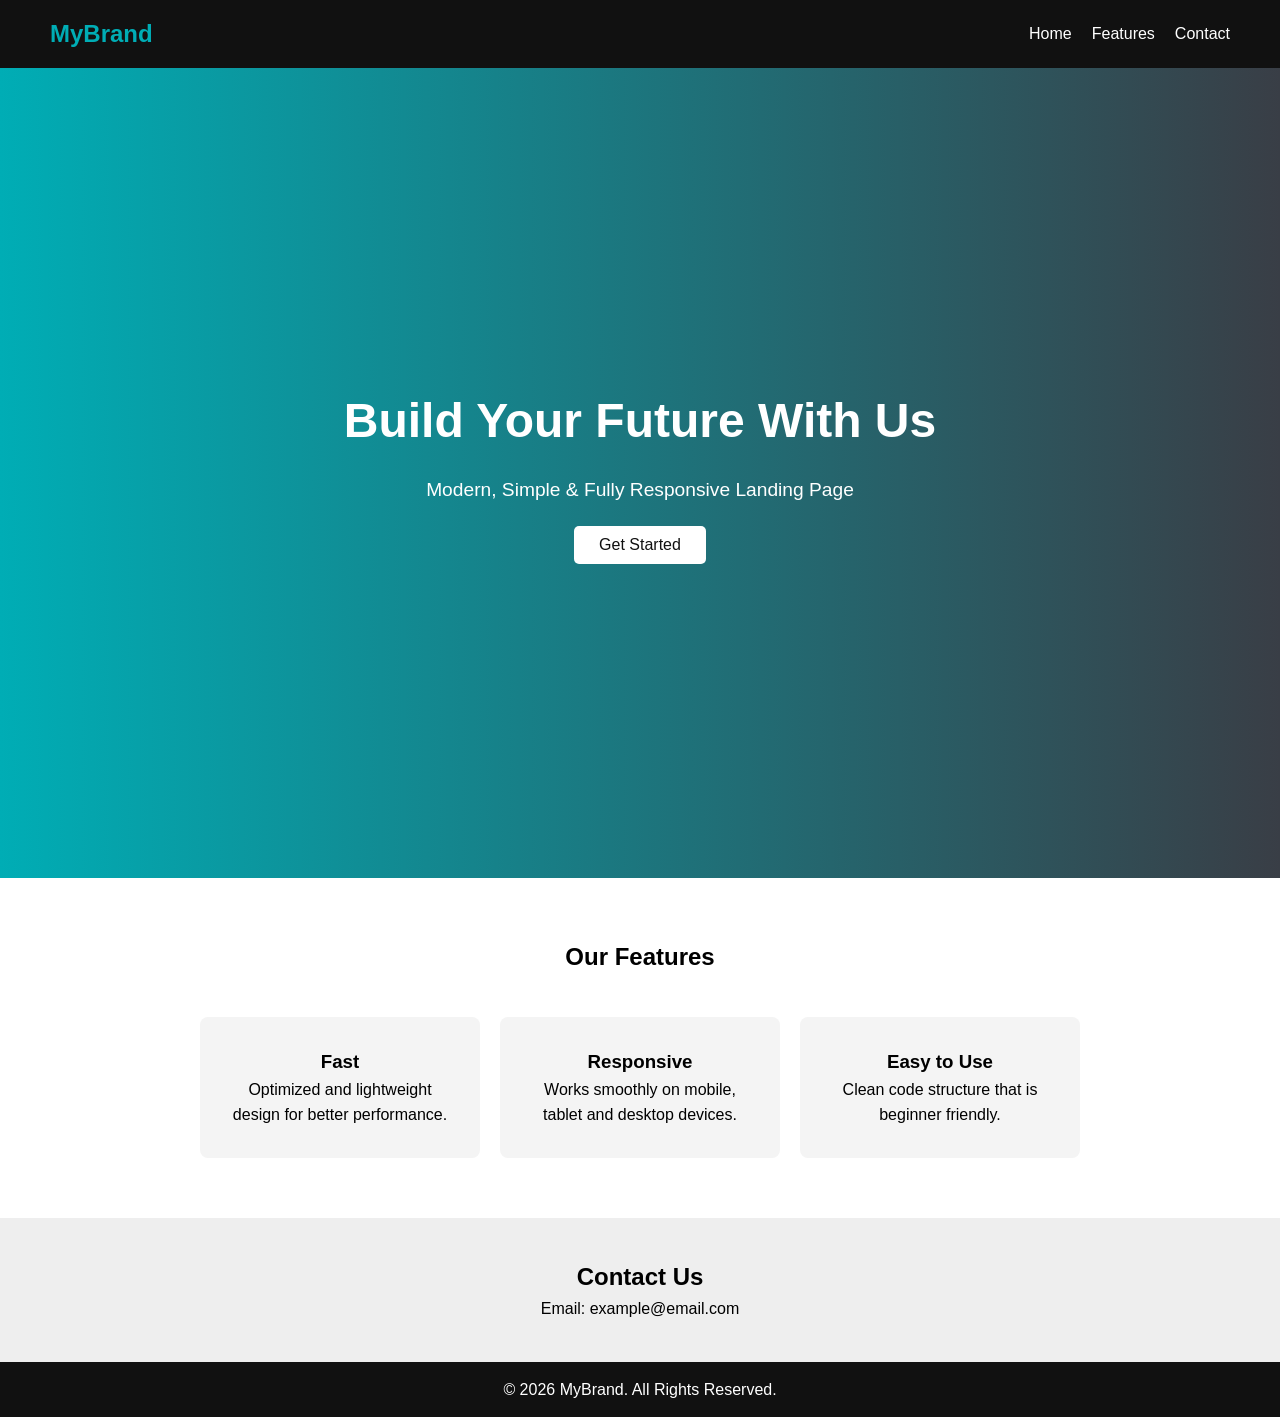
<file: Prodigy_WD_01/index.html>
<!DOCTYPE html>
<html lang="en">
<head>
  <meta charset="UTF-8">
  <meta name="viewport" content="width=device-width, initial-scale=1.0">
  <title>Responsive Landing Page</title>
<script defer src="script.js"></script>

  
  <link rel="stylesheet" href="style.css">
</head>
<body>

  
  <nav>
    <div class="logo">MyBrand</div>
    <div class="menu-toggle">&#9776;</div>
    <ul class="nav-links">
      <li><a href="#">Home</a></li>
      <li><a href="#features">Features</a></li>
      <li><a href="#contact">Contact</a></li>
    </ul>
  </nav>

  
  <section class="hero">
    <div class="hero-content">
      <h1>Build Your Future With Us</h1>
      <p>Modern, Simple & Fully Responsive Landing Page</p>
      <button class="btn" id="ctaBtn">Get Started</button>
    </div>
  </section>

  
  <section class="features" id="features">
    <h2>Our Features</h2>
    <div class="feature-container">
      <div class="feature-box">
        <h3>Fast</h3>
        <p>Optimized and lightweight design for better performance.</p>
      </div>
      <div class="feature-box">
        <h3>Responsive</h3>
        <p>Works smoothly on mobile, tablet and desktop devices.</p>
      </div>
      <div class="feature-box">
        <h3>Easy to Use</h3>
        <p>Clean code structure that is beginner friendly.</p>
      </div>
    </div>
  </section>


  <section class="contact" id="contact">
    <h2>Contact Us</h2>
    <p>Email: example@email.com</p>
  </section>

  
  <footer>
    <p>© 2026 MyBrand. All Rights Reserved.</p>
  </footer>

  
  
</body>
</html>
</file>
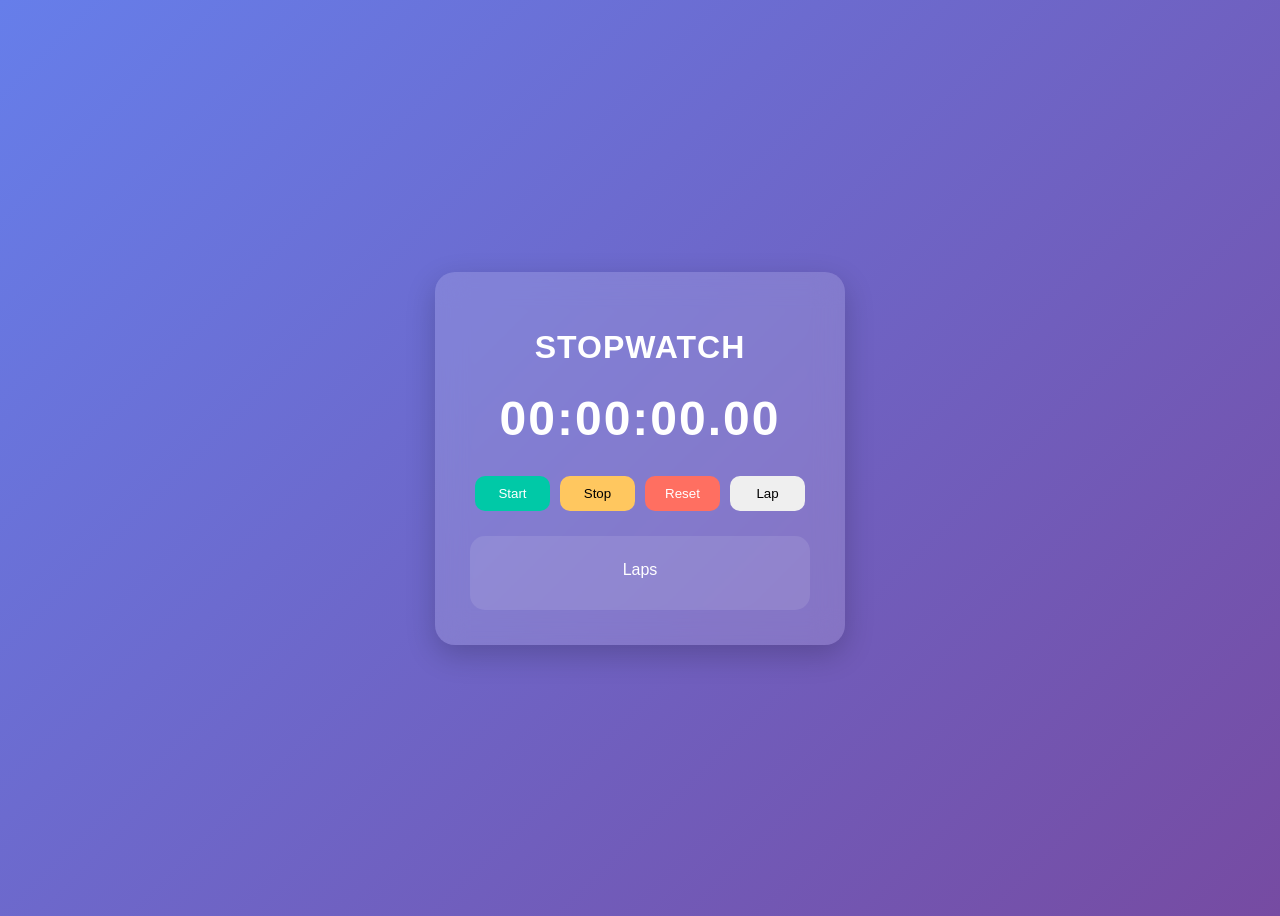
<file: Prodigy_WD_02/index.html>
<!DOCTYPE html>
<html lang="en">
<head>
    <meta charset="UTF-8">
    <title>Stopwatch</title>
    <link rel="stylesheet" href="style.css">
    <script defer src="script.js"></script>
</head> 
<div class="wrapper"> 

   <div class="container">

    <h1>STOPWATCH</h1>

    <div id="time">00:00:00.00</div>

    <div class="buttons">
        <button onclick="startTimer()">Start</button>
        <button onclick="pauseTimer()">Stop</button>
        <button onclick="resetTimer()">Reset</button>
        <button onclick="recordLap()">Lap</button>
    </div>

    <!-- LAPS BOX -->
    <div class="laps-box">
        <h3>Laps</h3>
        <ul id="lapsList"></ul>
    </div>
 
</body>
</html>
</file>
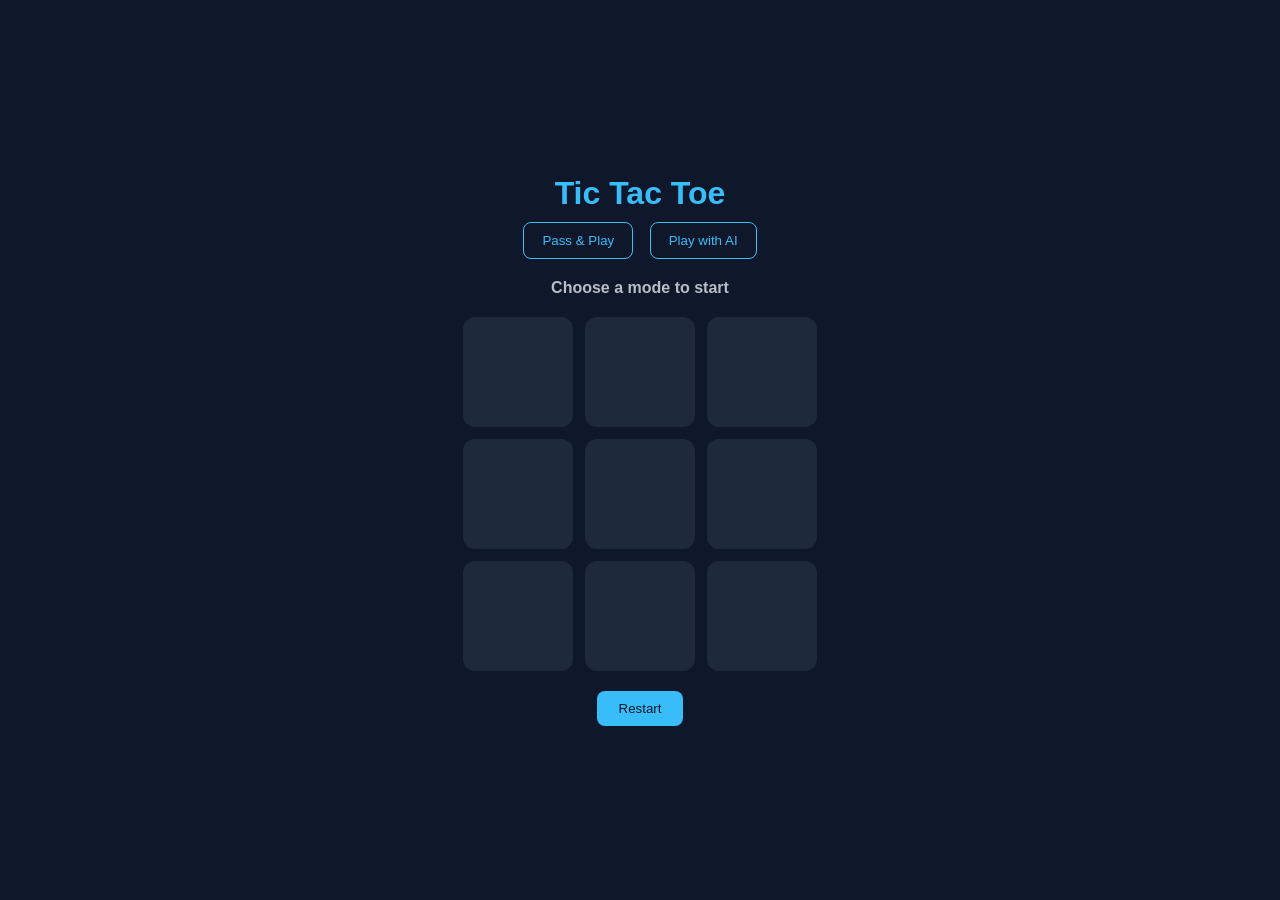
<file: Prodigy_WD_03/index.html>
<!DOCTYPE html>
<html lang="en">
<head>
    <meta charset="UTF-8">
    <meta name="viewport" content="width=device-width, initial-scale=1.0">
    <title>Tic Tac Toe</title>
    <link rel="stylesheet" href="style.css">
    <script defer src="script.js"></script>
</head>
<body>

   <h1>Tic Tac Toe</h1>

<div class="mode-select">
    <button onclick="startGame('PVP')">Pass & Play</button>
    <button onclick="startGame('AI')">Play with AI</button>
</div>

<h2 id="status">Choose a mode to start</h2>

<div class="board">
    <div class="cell" data-index="0"></div>
    <div class="cell" data-index="1"></div>
    <div class="cell" data-index="2"></div>
    <div class="cell" data-index="3"></div>
    <div class="cell" data-index="4"></div>
    <div class="cell" data-index="5"></div>
    <div class="cell" data-index="6"></div>
    <div class="cell" data-index="7"></div>
    <div class="cell" data-index="8"></div>
</div>

<button onclick="resetGame()">Restart</button>
</body>
</html>
</file>
<file: Prodigy_WD_01/style.css>
* {
  margin: 0;
  padding: 0;
  box-sizing: border-box;
  font-family: Arial, sans-serif;
}

body {
  line-height: 1.6;
}

nav {
  display: flex;
  justify-content: space-between;
  align-items: center;
  padding: 15px 50px;
  background: #111;
  color: #fff;
  position: relative;
}

.logo {
  font-size: 1.5rem;
  font-weight: bold;
  color: #00adb5;
}

.nav-links {
  list-style: none;
  display: flex;
}

.nav-links li {
  margin-left: 20px;
}

.nav-links a {
  text-decoration: none;
  color: #fff;
  transition: 0.3s;
}

.nav-links a:hover {
  color: #00adb5;
}

.menu-toggle {
  display: none;
  font-size: 24px;
  cursor: pointer;
}


.hero {
  height: 90vh;
  display: flex;
  justify-content: center;
  align-items: center;
  text-align: center;
  background: linear-gradient(to right, #00adb5, #393e46);
  color: #fff;
  padding: 20px;
}

.hero h1 {
  font-size: 3rem;
  margin-bottom: 15px;
}

.hero p {
  margin-bottom: 20px;
  font-size: 1.2rem;
}

.btn {
  padding: 10px 25px;
  border: none;
  background: #fff;
  color: #111;
  font-size: 1rem;
  border-radius: 5px;
  cursor: pointer;
  transition: 0.3s;
}

.btn:hover {
  background: #222;
  color: #fff;
}


.features {
  padding: 60px 20px;
  text-align: center;
}

.features h2 {
  margin-bottom: 40px;
}

.feature-container {
  display: flex;
  justify-content: center;
  gap: 20px;
  flex-wrap: wrap;
}

.feature-box {
  background: #f4f4f4;
  padding: 30px;
  width: 280px;
  border-radius: 8px;
  transition: 0.3s;
}

.feature-box:hover {
  transform: translateY(-5px);
  box-shadow: 0 5px 15px rgba(0,0,0,0.2);
}


.contact {
  padding: 40px 20px;
  text-align: center;
  background: #eee;
}


footer {
  background: #111;
  color: #fff;
  text-align: center;
  padding: 15px;
}


@media (max-width: 768px) {
  .nav-links {
    display: none;
    flex-direction: column;
    position: absolute;
    top: 60px;
    right: 0;
    background: #111;
    width: 200px;
    text-align: center;
  }

  .nav-links.active {
    display: flex;
  }

  .nav-links li {
    margin: 15px 0;
  }

  .menu-toggle {
    display: block;
  }

  .hero h1 {
    font-size: 2rem;
  }
}
</file>
<file: Prodigy_WD_02/style.css>
css


/* RESET */
* {
    margin: 0;
    padding: 0;
    box-sizing: border-box;
}

/* BODY */
body {
    font-family: 'Segoe UI', sans-serif;
    height: 100vh;
    display: flex;
    justify-content: center;
    align-items: center;
    background: linear-gradient(135deg, #667eea, #764ba2);
    transition: 0.3s ease;
}

/* MAIN CONTAINER */
.container {
    backdrop-filter: blur(15px);
    background: rgba(255, 255, 255, 0.15);
    border-radius: 20px;
    padding: 35px;
    width: 340px;
    text-align: center;
    color: white;
    box-shadow: 0 10px 30px rgba(0,0,0,0.2);
}

/* TITLE */
h1 {
    font-weight: 600;
    margin-bottom: 20px;
    letter-spacing: 1px;
}

/* TIMER DISPLAY */
#time {
    font-size: 48px;
    font-weight: bold;
    margin: 25px 0;
    letter-spacing: 2px;
}

/* BUTTON GROUP */
.buttons {
    display: flex;
    justify-content: space-between;
    margin-bottom: 20px;
}

/* BUTTONS */
button {
    flex: 1;
    margin: 5px;
    padding: 10px;
    border: none;
    border-radius: 10px;
    font-weight: 500;
    cursor: pointer;
    transition: 0.2s ease;
}

/* INDIVIDUAL BUTTON COLORS */
button:nth-child(1) {
    background: #00c9a7;
    color: white;
}

button:nth-child(2) {
    background: #ffc75f;
}

button:nth-child(3) {
    background: #ff6f61;
    color: white;
}

/* HOVER EFFECT */
button:hover {
    transform: scale(1.05);
    opacity: 0.9;
}

/* SESSION TEXT */
h3 {
    margin-top: 10px;
    font-weight: 400;
}

/* DARK MODE BUTTON */
#themeBtn {
    margin-top: 15px;
    width: 100%;
    background: rgba(0,0,0,0.3);
    color: white;
}

/* DARK MODE */
.dark {
    background: linear-gradient(135deg, #141e30, #243b55);
}

.dark .container {
    background: rgba(0, 0, 0, 0.4);
}

/* HEADING FIX */
h1 {
    text-align: center;
    margin-bottom: 15px;
}

/* LAPS BOX */
.laps-box {
    margin-top: 20px;
    padding: 15px;
    border-radius: 15px;
    background: rgba(255,255,255,0.1);
    max-height: 180px;
    overflow-y: auto;
}

/* LAPS TITLE */
.laps-box h3 {
    text-align: center;
    margin-bottom: 10px;
    font-size: 16px;
}

/* LIST RESET */
#lapsList {
    list-style: none;
    padding: 0;
}

/* EACH LAP ITEM */
#lapsList li {
    display: flex;
    justify-content: space-between;
    padding: 8px 10px;
    margin-bottom: 6px;
    border-radius: 8px;
    background: rgba(0,0,0,0.25);
    font-size: 14px;
}
</file>
<file: Prodigy_WD_03/style.css>
/* Reset */
* {
    margin: 0;
    padding: 0;
    box-sizing: border-box;
}

/* Body */
body {
    height: 100vh;
    display: flex;
    flex-direction: column;
    align-items: center;
    justify-content: center;

    font-family: 'Poppins', sans-serif;
    background: #0f172a;
    color: #e2e8f0;
}

/* Title */
h1 {
    margin-bottom: 10px;
    font-size: 2rem;
    color: #38bdf8;
}

/* Status */
#status {
    margin-bottom: 20px;
    font-size: 1rem;
    opacity: 0.8;
}

/* Mode buttons */
.mode-select {
    margin-bottom: 20px;
}

.mode-select button {
    padding: 10px 18px;
    margin: 0 6px;
    border-radius: 8px;
    border: 1px solid #38bdf8;
    background: transparent;
    color: #38bdf8;
    cursor: pointer;

    transition: all 0.25s ease;
}

.mode-select button:hover {
    background: #38bdf8;
    color: #0f172a;
    transform: translateY(-3px);
}

/* Board */
.board {
    display: grid;
    grid-template-columns: repeat(3, 110px);
    gap: 12px;
}

/* Cells */
.cell {
    width: 110px;
    height: 110px;

    display: flex;
    align-items: center;
    justify-content: center;

    font-size: 2.5rem;
    font-weight: bold;

    background: #1e293b;
    border-radius: 12px;
    cursor: pointer;

    transition: all 0.2s ease;
}

.cell:hover {
    background: #334155;
    transform: scale(1.05);
}

/* Glow effect for X and O */
.cell.X {
    color: #38bdf8;
}

.cell.O {
    color: #f472b6;
}

/* Winning cells */
.win {
    background: #22c55e !important;
    color: #000 !important;
    transform: scale(1.1);
}

/* Restart button */
button {
    margin-top: 20px;
    padding: 10px 22px;
    border-radius: 8px;
    border: none;
    background: #38bdf8;
    color: #0f172a;
    cursor: pointer;

    transition: all 0.25s ease;
}

button:hover {
    transform: scale(1.08);
    background: #0ea5e9;
}

button:active {
    transform: scale(0.95);
}
</file>
